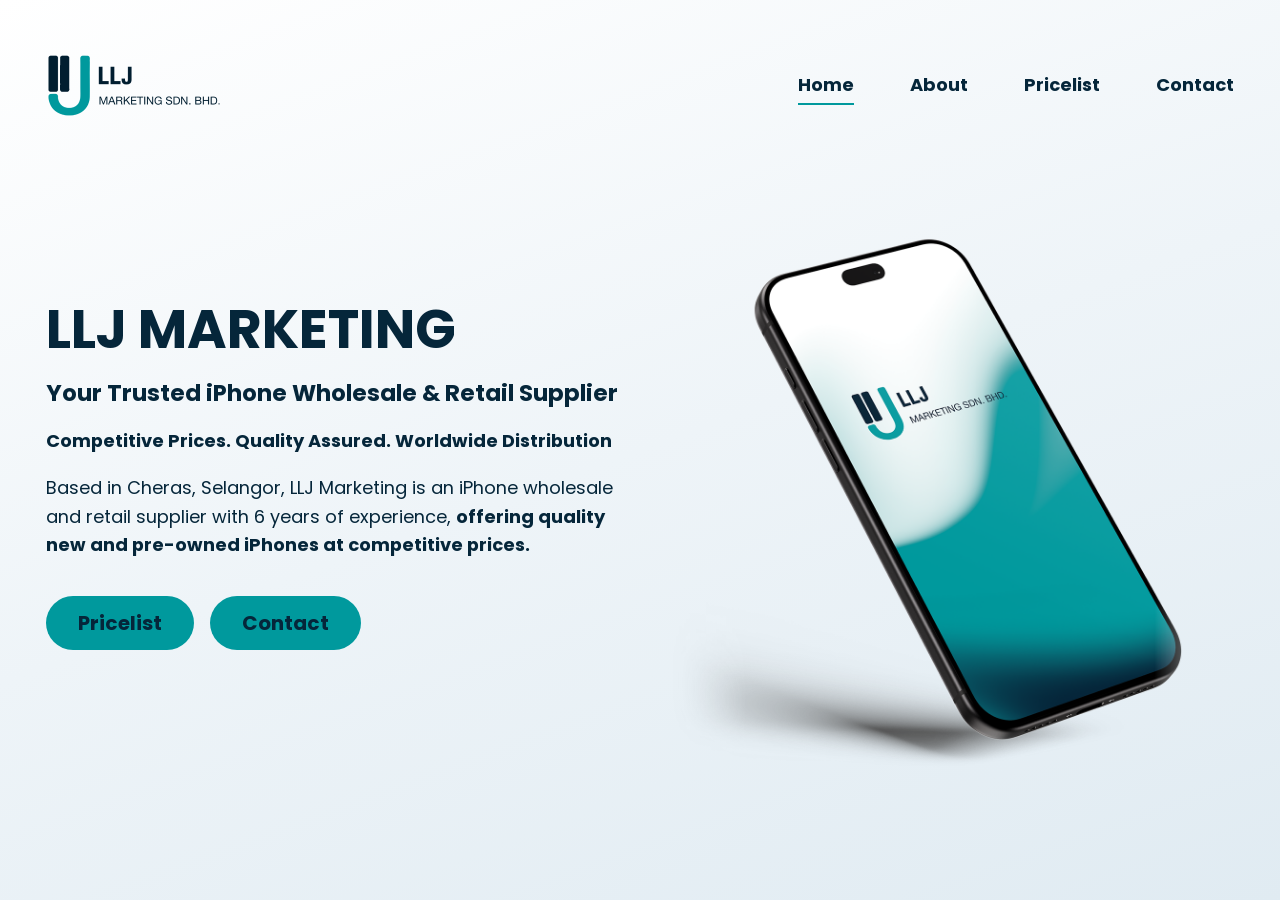
<file: public/index.html>
<!DOCTYPE html>
<html lang="en">
<head>
<meta charset="utf-8">
<meta name="viewport" content="width=device-width, initial-scale=1">
<title>LLJ Marketing | iPhone Wholesale &amp; Retail Supplier in Cheras, Selangor</title>
<meta name="description" content="Quality new and pre-owned iPhones at competitive prices. LLJ Marketing is an iPhone wholesale and retail supplier based in Cheras, Selangor, Malaysia, with worldwide distribution.">
<link rel="canonical" href="https://lljmarketing.com/">
<meta property="og:type" content="website">
<meta property="og:site_name" content="LLJ Marketing">
<meta property="og:title" content="LLJ Marketing | iPhone Wholesale &amp; Retail Supplier in Cheras, Selangor">
<meta property="og:description" content="Quality new and pre-owned iPhones at competitive prices. LLJ Marketing is an iPhone wholesale and retail supplier based in Cheras, Selangor, Malaysia, with worldwide distribution.">
<meta property="og:url" content="https://lljmarketing.com/">
<meta name="theme-color" content="#00999d">
<link rel="preconnect" href="https://fonts.googleapis.com">
<link rel="preconnect" href="https://fonts.gstatic.com" crossorigin>
<link href="https://fonts.googleapis.com/css2?family=Poppins:wght@400;700&amp;display=swap" rel="stylesheet">
<link rel="stylesheet" href="css/style.css">
<script type="application/ld+json">
{
  "@context": "https://schema.org",
  "@type": "Store",
  "name": "LLJ Marketing Sdn. Bhd.",
  "url": "https://lljmarketing.com/",
  "telephone": "+60 11-1650 7370",
  "description": "iPhone wholesale and retail supplier offering new and pre-owned iPhones.",
  "address": {
    "@type": "PostalAddress",
    "streetAddress": "11, Batu, 5, Jalan Perdana 1, Taman Segar Perdana",
    "addressLocality": "Cheras",
    "addressRegion": "Selangor",
    "postalCode": "43200",
    "addressCountry": "MY"
  }
}
</script>
</head>
<body>
<a class="skip-link" href="#main">Skip to content</a>
<header class="site-header">
  <div class="wrap">
    <a class="logo" href="index.html" aria-label="LLJ Marketing — home"><img src="images/logo.png" width="176" height="61" alt="LLJ Marketing Sdn. Bhd."></a>
    <button class="menu-toggle" type="button" aria-expanded="false" aria-controls="site-nav" aria-label="Open menu"><span class="bars"><span></span><span></span><span></span></span></button>
    <nav id="site-nav" class="site-nav" aria-label="Main">
      <ul>
        <li><a href="index.html" aria-current="page">Home</a></li>
        <li><a href="about.html">About</a></li>
        <li><a href="pricelist.html">Pricelist</a></li>
        <li><a href="contact.html">Contact</a></li>
      </ul>
    </nav>
  </div>
</header>
<main id="main">
  <section class="hero">
    <div class="wrap">
      <div class="hero-text">
        <h1>LLJ MARKETING</h1>
        <p class="subtitle">Your Trusted iPhone Wholesale &amp; Retail Supplier</p>
        <p class="lead"><strong>Competitive Prices. Quality Assured. Worldwide Distribution</strong></p>
        <p class="lead">Based in Cheras, Selangor, LLJ Marketing is an iPhone wholesale and retail supplier with 6 years of experience, <strong>offering quality new and pre-owned iPhones at competitive prices.</strong></p>
        <div class="btn-row">
          <a class="btn" href="pricelist.html">Pricelist</a>
          <a class="btn" href="contact.html">Contact</a>
        </div>
      </div>
      <div class="phone"><img src="images/hero-phone.png" width="2048" height="1536" alt="iPhone showing the LLJ Marketing logo" fetchpriority="high"></div>
    </div>
  </section>
</main>
<script src="js/main.js" defer></script>
</body>
</html>
</file>
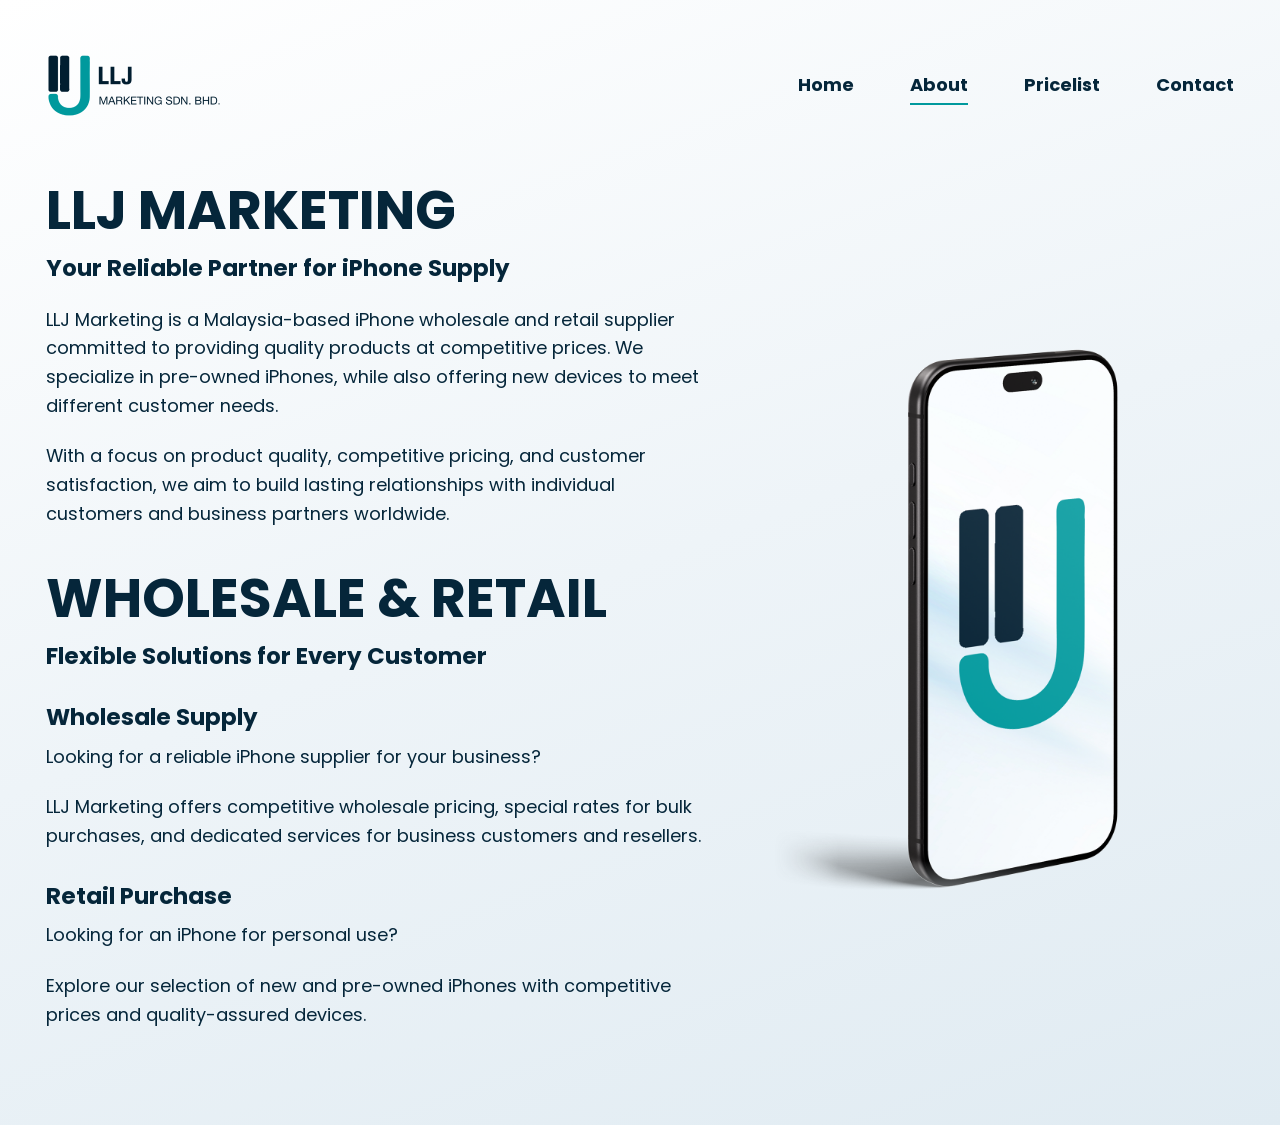
<file: public/about.html>
<!DOCTYPE html>
<html lang="en">
<head>
<meta charset="utf-8">
<meta name="viewport" content="width=device-width, initial-scale=1">
<title>About LLJ Marketing | Wholesale &amp; Retail iPhone Supply</title>
<meta name="description" content="LLJ Marketing is a Malaysia-based iPhone wholesale and retail supplier specialising in pre-owned iPhones, with new devices for individual customers and business partners worldwide.">
<link rel="canonical" href="https://lljmarketing.com/about">
<meta property="og:type" content="website">
<meta property="og:site_name" content="LLJ Marketing">
<meta property="og:title" content="About LLJ Marketing | Wholesale &amp; Retail iPhone Supply">
<meta property="og:description" content="LLJ Marketing is a Malaysia-based iPhone wholesale and retail supplier specialising in pre-owned iPhones, with new devices for individual customers and business partners worldwide.">
<meta property="og:url" content="https://lljmarketing.com/about">
<meta name="theme-color" content="#00999d">
<link rel="preconnect" href="https://fonts.googleapis.com">
<link rel="preconnect" href="https://fonts.gstatic.com" crossorigin>
<link href="https://fonts.googleapis.com/css2?family=Poppins:wght@400;700&amp;display=swap" rel="stylesheet">
<link rel="stylesheet" href="css/style.css">
</head>
<body>
<a class="skip-link" href="#main">Skip to content</a>
<header class="site-header">
  <div class="wrap">
    <a class="logo" href="index.html" aria-label="LLJ Marketing — home"><img src="images/logo.png" width="176" height="61" alt="LLJ Marketing Sdn. Bhd."></a>
    <button class="menu-toggle" type="button" aria-expanded="false" aria-controls="site-nav" aria-label="Open menu"><span class="bars"><span></span><span></span><span></span></span></button>
    <nav id="site-nav" class="site-nav" aria-label="Main">
      <ul>
        <li><a href="index.html">Home</a></li>
        <li><a href="about.html" aria-current="page">About</a></li>
        <li><a href="pricelist.html">Pricelist</a></li>
        <li><a href="contact.html">Contact</a></li>
      </ul>
    </nav>
  </div>
</header>
<main id="main">
  <section class="about">
    <div class="wrap about-grid">
      <div class="about-intro">
        <div class="block">
          <h1>LLJ MARKETING</h1>
          <p class="subtitle">Your Reliable Partner for iPhone Supply</p>
          <p class="lead">LLJ Marketing is a Malaysia-based iPhone wholesale and retail supplier committed to providing quality products at competitive prices. We specialize in pre-owned iPhones, while also offering new devices to meet different customer needs.</p>
          <p class="lead">With a focus on product quality, competitive pricing, and customer satisfaction, we aim to build lasting relationships with individual customers and business partners worldwide.</p>
        </div>
      </div>
      <div class="phone"><img src="images/about-phone.png" width="2482" height="1862" alt="iPhone showing the LLJ Marketing logo" loading="lazy"></div>
      <div class="about-rest">
        <div class="block">
          <h2 class="section-title">WHOLESALE &amp; RETAIL</h2>
          <p class="subtitle">Flexible Solutions for Every Customer</p>
        </div>
        <div class="block">
          <h3>Wholesale Supply</h3>
          <p class="lead">Looking for a reliable iPhone supplier for your business?</p>
          <p class="lead">LLJ Marketing offers competitive wholesale pricing, special rates for bulk purchases, and dedicated services for business customers and resellers.</p>
        </div>
        <div class="block">
          <h3>Retail Purchase</h3>
          <p class="lead">Looking for an iPhone for personal use?</p>
          <p class="lead">Explore our selection of new and pre-owned iPhones with competitive prices and quality-assured devices.</p>
        </div>
      </div>
    </div>
  </section>
</main>
<script src="js/main.js" defer></script>
</body>
</html>
</file>
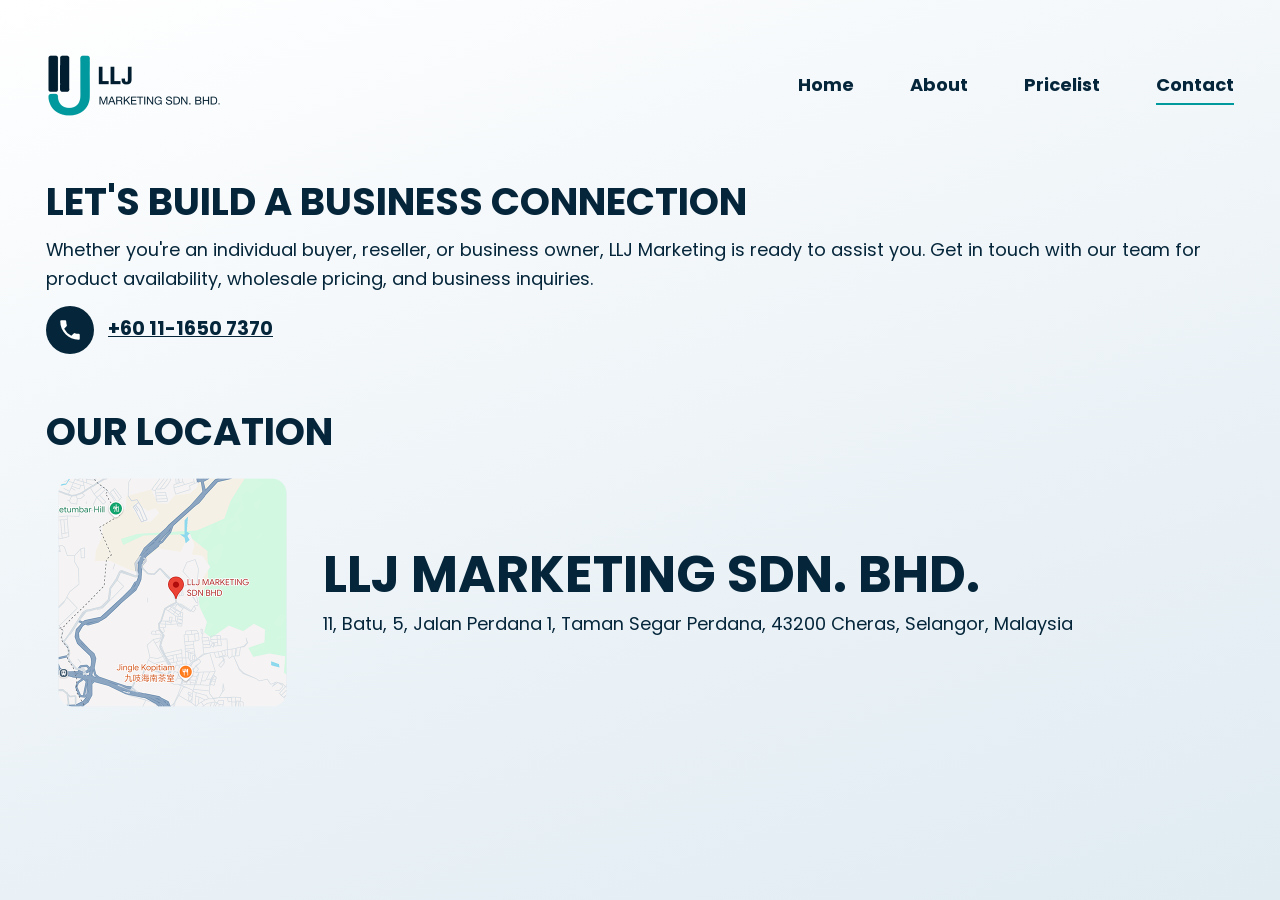
<file: public/contact.html>
<!DOCTYPE html>
<html lang="en">
<head>
<meta charset="utf-8">
<meta name="viewport" content="width=device-width, initial-scale=1">
<title>Contact LLJ Marketing | Cheras, Selangor, Malaysia</title>
<meta name="description" content="Contact LLJ Marketing for iPhone availability, wholesale pricing and business inquiries. Call +60 11-1650 7370 or visit us in Taman Segar Perdana, Cheras, Selangor.">
<link rel="canonical" href="https://lljmarketing.com/contact">
<meta property="og:type" content="website">
<meta property="og:site_name" content="LLJ Marketing">
<meta property="og:title" content="Contact LLJ Marketing | Cheras, Selangor, Malaysia">
<meta property="og:description" content="Contact LLJ Marketing for iPhone availability, wholesale pricing and business inquiries. Call +60 11-1650 7370 or visit us in Taman Segar Perdana, Cheras, Selangor.">
<meta property="og:url" content="https://lljmarketing.com/contact">
<meta name="theme-color" content="#00999d">
<link rel="preconnect" href="https://fonts.googleapis.com">
<link rel="preconnect" href="https://fonts.gstatic.com" crossorigin>
<link href="https://fonts.googleapis.com/css2?family=Poppins:wght@400;700&amp;display=swap" rel="stylesheet">
<link rel="stylesheet" href="css/style.css">
<script type="application/ld+json">
{
  "@context": "https://schema.org",
  "@type": "Store",
  "name": "LLJ Marketing Sdn. Bhd.",
  "url": "https://lljmarketing.com/",
  "telephone": "+60 11-1650 7370",
  "description": "iPhone wholesale and retail supplier offering new and pre-owned iPhones.",
  "address": {
    "@type": "PostalAddress",
    "streetAddress": "11, Batu, 5, Jalan Perdana 1, Taman Segar Perdana",
    "addressLocality": "Cheras",
    "addressRegion": "Selangor",
    "postalCode": "43200",
    "addressCountry": "MY"
  }
}
</script>
</head>
<body>
<a class="skip-link" href="#main">Skip to content</a>
<header class="site-header">
  <div class="wrap">
    <a class="logo" href="index.html" aria-label="LLJ Marketing — home"><img src="images/logo.png" width="176" height="61" alt="LLJ Marketing Sdn. Bhd."></a>
    <button class="menu-toggle" type="button" aria-expanded="false" aria-controls="site-nav" aria-label="Open menu"><span class="bars"><span></span><span></span><span></span></span></button>
    <nav id="site-nav" class="site-nav" aria-label="Main">
      <ul>
        <li><a href="index.html">Home</a></li>
        <li><a href="about.html">About</a></li>
        <li><a href="pricelist.html">Pricelist</a></li>
        <li><a href="contact.html" aria-current="page">Contact</a></li>
      </ul>
    </nav>
  </div>
</header>
<main id="main">
  <section class="contact wrap">
    <div class="stack">
      <h1>LET'S BUILD A BUSINESS CONNECTION</h1>
      <p class="lead">Whether you're an individual buyer, reseller, or business owner, LLJ Marketing is ready to assist you. Get in touch with our team for product availability, wholesale pricing, and business inquiries.</p>
      <p><a class="phone-link" href="tel:+601116507370"><span class="icon" aria-hidden="true"><svg viewBox="0 0 24 24"><path d="M6.62 10.79a15.05 15.05 0 0 0 6.59 6.59l2.2-2.2a1 1 0 0 1 1.02-.24c1.12.37 2.33.57 3.57.57a1 1 0 0 1 1 1V20a1 1 0 0 1-1 1C10.61 21 3 13.39 3 4a1 1 0 0 1 1-1h3.5a1 1 0 0 1 1 1c0 1.25.2 2.45.57 3.57a1 1 0 0 1-.25 1.02l-2.2 2.2z"/></svg></span><span>+60 11-1650 7370</span></a></p>
    </div>
    <div class="stack">
      <h2 class="section-title">OUR LOCATION</h2>
      <div class="location">
        <a class="map-link" href="https://www.google.com/maps/search/?api=1&amp;query=LLJ%20Marketing%20Sdn.%20Bhd.%2011%2C%20Batu%2C%205%2C%20Jalan%20Perdana%201%2C%20Taman%20Segar%20Perdana%2C%2043200%20Cheras%2C%20Selangor%2C%20Malaysia" target="_blank" rel="noopener"><img src="images/map.png" width="253" height="253" alt="Map showing the LLJ Marketing location in Cheras, Selangor" loading="lazy"></a>
        <div>
          <p class="company">LLJ MARKETING SDN. BHD.</p>
          <address>11, Batu, 5, Jalan Perdana 1, Taman Segar Perdana, 43200 Cheras, Selangor, Malaysia</address>
        </div>
      </div>
    </div>
  </section>
</main>
<script src="js/main.js" defer></script>
</body>
</html>
</file>
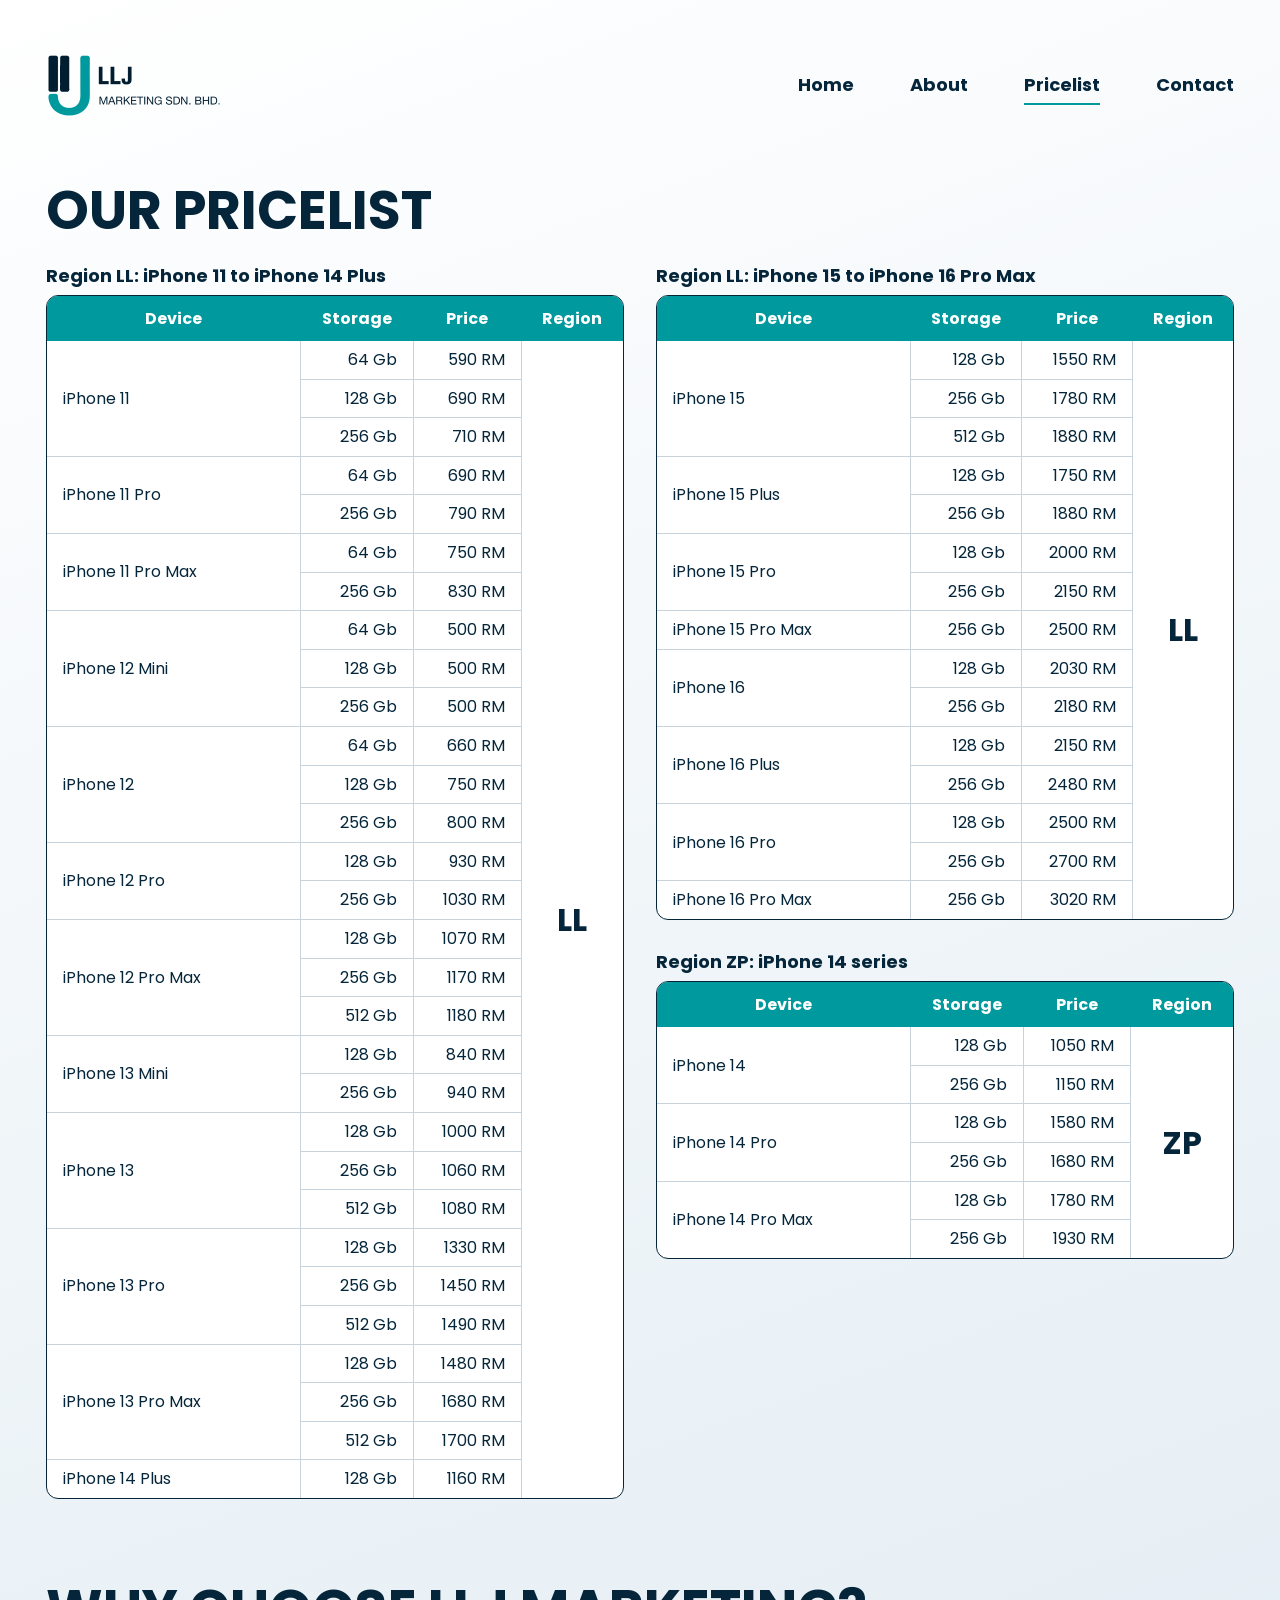
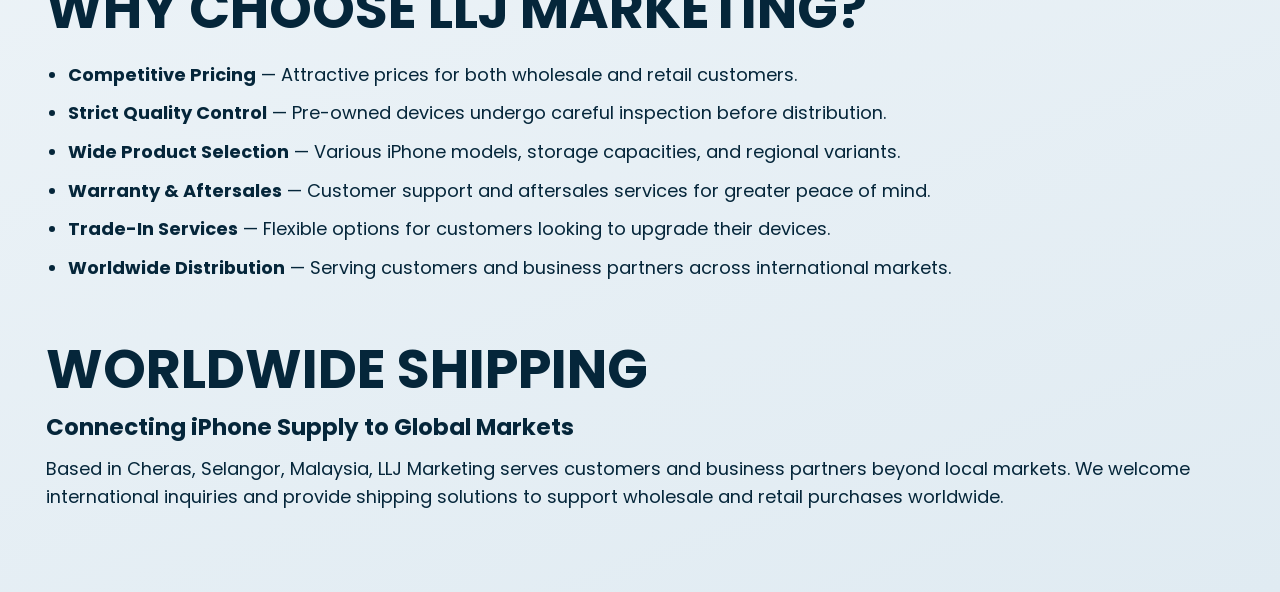
<file: public/pricelist.html>
<!DOCTYPE html>
<html lang="en">
<head>
<meta charset="utf-8">
<meta name="viewport" content="width=device-width, initial-scale=1">
<title>iPhone Pricelist (RM) | LLJ Marketing</title>
<meta name="description" content="Wholesale and retail pricelist for new and pre-owned iPhone 11 to iPhone 16 Pro Max by storage and region (LL, ZP). Prices in Malaysian Ringgit (RM).">
<link rel="canonical" href="https://lljmarketing.com/pricelist">
<meta property="og:type" content="website">
<meta property="og:site_name" content="LLJ Marketing">
<meta property="og:title" content="iPhone Pricelist (RM) | LLJ Marketing">
<meta property="og:description" content="Wholesale and retail pricelist for new and pre-owned iPhone 11 to iPhone 16 Pro Max by storage and region (LL, ZP). Prices in Malaysian Ringgit (RM).">
<meta property="og:url" content="https://lljmarketing.com/pricelist">
<meta name="theme-color" content="#00999d">
<link rel="preconnect" href="https://fonts.googleapis.com">
<link rel="preconnect" href="https://fonts.gstatic.com" crossorigin>
<link href="https://fonts.googleapis.com/css2?family=Poppins:wght@400;700&amp;display=swap" rel="stylesheet">
<link rel="stylesheet" href="css/style.css">
</head>
<body>
<a class="skip-link" href="#main">Skip to content</a>
<header class="site-header">
  <div class="wrap">
    <a class="logo" href="index.html" aria-label="LLJ Marketing — home"><img src="images/logo.png" width="176" height="61" alt="LLJ Marketing Sdn. Bhd."></a>
    <button class="menu-toggle" type="button" aria-expanded="false" aria-controls="site-nav" aria-label="Open menu"><span class="bars"><span></span><span></span><span></span></span></button>
    <nav id="site-nav" class="site-nav" aria-label="Main">
      <ul>
        <li><a href="index.html">Home</a></li>
        <li><a href="about.html">About</a></li>
        <li><a href="pricelist.html" aria-current="page">Pricelist</a></li>
        <li><a href="contact.html">Contact</a></li>
      </ul>
    </nav>
  </div>
</header>
<main id="main">
  <section class="pricelist">
    <div class="wrap">
      <h1>OUR PRICELIST</h1>
      <div class="tables">
    <div class="tables-col">
      <div class="table-block">
        <h3 id="tbl-ll-a">Region LL: iPhone 11 to iPhone 14 Plus</h3>
        <div class="table-card">
          <table class="price-table" role="table" aria-labelledby="tbl-ll-a">
            <thead role="rowgroup"><tr role="row"><th role="columnheader" scope="col">Device</th><th role="columnheader" scope="col">Storage</th><th role="columnheader" scope="col">Price</th><th role="columnheader" scope="col">Region</th></tr></thead>
            <tbody role="rowgroup">
        <tr role="row"><th class="device" scope="rowgroup" role="rowheader" rowspan="3">iPhone 11</th><td class="num storage" role="cell">64 Gb</td><td class="num price" role="cell">590 RM</td><td class="region" role="cell" rowspan="30">LL</td></tr>
        <tr role="row"><td class="num storage" role="cell">128 Gb</td><td class="num price" role="cell">690 RM</td></tr>
        <tr role="row"><td class="num storage" role="cell">256 Gb</td><td class="num price" role="cell">710 RM</td></tr>
        <tr role="row"><th class="device" scope="rowgroup" role="rowheader" rowspan="2">iPhone 11 Pro</th><td class="num storage" role="cell">64 Gb</td><td class="num price" role="cell">690 RM</td></tr>
        <tr role="row"><td class="num storage" role="cell">256 Gb</td><td class="num price" role="cell">790 RM</td></tr>
        <tr role="row"><th class="device" scope="rowgroup" role="rowheader" rowspan="2">iPhone 11 Pro Max</th><td class="num storage" role="cell">64 Gb</td><td class="num price" role="cell">750 RM</td></tr>
        <tr role="row"><td class="num storage" role="cell">256 Gb</td><td class="num price" role="cell">830 RM</td></tr>
        <tr role="row"><th class="device" scope="rowgroup" role="rowheader" rowspan="3">iPhone 12 Mini</th><td class="num storage" role="cell">64 Gb</td><td class="num price" role="cell">500 RM</td></tr>
        <tr role="row"><td class="num storage" role="cell">128 Gb</td><td class="num price" role="cell">500 RM</td></tr>
        <tr role="row"><td class="num storage" role="cell">256 Gb</td><td class="num price" role="cell">500 RM</td></tr>
        <tr role="row"><th class="device" scope="rowgroup" role="rowheader" rowspan="3">iPhone 12</th><td class="num storage" role="cell">64 Gb</td><td class="num price" role="cell">660 RM</td></tr>
        <tr role="row"><td class="num storage" role="cell">128 Gb</td><td class="num price" role="cell">750 RM</td></tr>
        <tr role="row"><td class="num storage" role="cell">256 Gb</td><td class="num price" role="cell">800 RM</td></tr>
        <tr role="row"><th class="device" scope="rowgroup" role="rowheader" rowspan="2">iPhone 12 Pro</th><td class="num storage" role="cell">128 Gb</td><td class="num price" role="cell">930 RM</td></tr>
        <tr role="row"><td class="num storage" role="cell">256 Gb</td><td class="num price" role="cell">1030 RM</td></tr>
        <tr role="row"><th class="device" scope="rowgroup" role="rowheader" rowspan="3">iPhone 12 Pro Max</th><td class="num storage" role="cell">128 Gb</td><td class="num price" role="cell">1070 RM</td></tr>
        <tr role="row"><td class="num storage" role="cell">256 Gb</td><td class="num price" role="cell">1170 RM</td></tr>
        <tr role="row"><td class="num storage" role="cell">512 Gb</td><td class="num price" role="cell">1180 RM</td></tr>
        <tr role="row"><th class="device" scope="rowgroup" role="rowheader" rowspan="2">iPhone 13 Mini</th><td class="num storage" role="cell">128 Gb</td><td class="num price" role="cell">840 RM</td></tr>
        <tr role="row"><td class="num storage" role="cell">256 Gb</td><td class="num price" role="cell">940 RM</td></tr>
        <tr role="row"><th class="device" scope="rowgroup" role="rowheader" rowspan="3">iPhone 13</th><td class="num storage" role="cell">128 Gb</td><td class="num price" role="cell">1000 RM</td></tr>
        <tr role="row"><td class="num storage" role="cell">256 Gb</td><td class="num price" role="cell">1060 RM</td></tr>
        <tr role="row"><td class="num storage" role="cell">512 Gb</td><td class="num price" role="cell">1080 RM</td></tr>
        <tr role="row"><th class="device" scope="rowgroup" role="rowheader" rowspan="3">iPhone 13 Pro</th><td class="num storage" role="cell">128 Gb</td><td class="num price" role="cell">1330 RM</td></tr>
        <tr role="row"><td class="num storage" role="cell">256 Gb</td><td class="num price" role="cell">1450 RM</td></tr>
        <tr role="row"><td class="num storage" role="cell">512 Gb</td><td class="num price" role="cell">1490 RM</td></tr>
        <tr role="row"><th class="device" scope="rowgroup" role="rowheader" rowspan="3">iPhone 13 Pro Max</th><td class="num storage" role="cell">128 Gb</td><td class="num price" role="cell">1480 RM</td></tr>
        <tr role="row"><td class="num storage" role="cell">256 Gb</td><td class="num price" role="cell">1680 RM</td></tr>
        <tr role="row"><td class="num storage" role="cell">512 Gb</td><td class="num price" role="cell">1700 RM</td></tr>
        <tr role="row"><th class="device last" scope="rowgroup" role="rowheader" rowspan="1">iPhone 14 Plus</th><td class="num storage" role="cell">128 Gb</td><td class="num price" role="cell">1160 RM</td></tr>
            </tbody>
          </table>
        </div>
      </div>
    </div>
    <div class="tables-col">
      <div class="table-block">
        <h3 id="tbl-ll-b">Region LL: iPhone 15 to iPhone 16 Pro Max</h3>
        <div class="table-card">
          <table class="price-table" role="table" aria-labelledby="tbl-ll-b">
            <thead role="rowgroup"><tr role="row"><th role="columnheader" scope="col">Device</th><th role="columnheader" scope="col">Storage</th><th role="columnheader" scope="col">Price</th><th role="columnheader" scope="col">Region</th></tr></thead>
            <tbody role="rowgroup">
        <tr role="row"><th class="device" scope="rowgroup" role="rowheader" rowspan="3">iPhone 15</th><td class="num storage" role="cell">128 Gb</td><td class="num price" role="cell">1550 RM</td><td class="region" role="cell" rowspan="15">LL</td></tr>
        <tr role="row"><td class="num storage" role="cell">256 Gb</td><td class="num price" role="cell">1780 RM</td></tr>
        <tr role="row"><td class="num storage" role="cell">512 Gb</td><td class="num price" role="cell">1880 RM</td></tr>
        <tr role="row"><th class="device" scope="rowgroup" role="rowheader" rowspan="2">iPhone 15 Plus</th><td class="num storage" role="cell">128 Gb</td><td class="num price" role="cell">1750 RM</td></tr>
        <tr role="row"><td class="num storage" role="cell">256 Gb</td><td class="num price" role="cell">1880 RM</td></tr>
        <tr role="row"><th class="device" scope="rowgroup" role="rowheader" rowspan="2">iPhone 15 Pro</th><td class="num storage" role="cell">128 Gb</td><td class="num price" role="cell">2000 RM</td></tr>
        <tr role="row"><td class="num storage" role="cell">256 Gb</td><td class="num price" role="cell">2150 RM</td></tr>
        <tr role="row"><th class="device" scope="rowgroup" role="rowheader" rowspan="1">iPhone 15 Pro Max</th><td class="num storage" role="cell">256 Gb</td><td class="num price" role="cell">2500 RM</td></tr>
        <tr role="row"><th class="device" scope="rowgroup" role="rowheader" rowspan="2">iPhone 16</th><td class="num storage" role="cell">128 Gb</td><td class="num price" role="cell">2030 RM</td></tr>
        <tr role="row"><td class="num storage" role="cell">256 Gb</td><td class="num price" role="cell">2180 RM</td></tr>
        <tr role="row"><th class="device" scope="rowgroup" role="rowheader" rowspan="2">iPhone 16 Plus</th><td class="num storage" role="cell">128 Gb</td><td class="num price" role="cell">2150 RM</td></tr>
        <tr role="row"><td class="num storage" role="cell">256 Gb</td><td class="num price" role="cell">2480 RM</td></tr>
        <tr role="row"><th class="device" scope="rowgroup" role="rowheader" rowspan="2">iPhone 16 Pro</th><td class="num storage" role="cell">128 Gb</td><td class="num price" role="cell">2500 RM</td></tr>
        <tr role="row"><td class="num storage" role="cell">256 Gb</td><td class="num price" role="cell">2700 RM</td></tr>
        <tr role="row"><th class="device last" scope="rowgroup" role="rowheader" rowspan="1">iPhone 16 Pro Max</th><td class="num storage" role="cell">256 Gb</td><td class="num price" role="cell">3020 RM</td></tr>
            </tbody>
          </table>
        </div>
      </div>
      <div class="table-block">
        <h3 id="tbl-zp">Region ZP: iPhone 14 series</h3>
        <div class="table-card">
          <table class="price-table" role="table" aria-labelledby="tbl-zp">
            <thead role="rowgroup"><tr role="row"><th role="columnheader" scope="col">Device</th><th role="columnheader" scope="col">Storage</th><th role="columnheader" scope="col">Price</th><th role="columnheader" scope="col">Region</th></tr></thead>
            <tbody role="rowgroup">
        <tr role="row"><th class="device" scope="rowgroup" role="rowheader" rowspan="2">iPhone 14</th><td class="num storage" role="cell">128 Gb</td><td class="num price" role="cell">1050 RM</td><td class="region" role="cell" rowspan="6">ZP</td></tr>
        <tr role="row"><td class="num storage" role="cell">256 Gb</td><td class="num price" role="cell">1150 RM</td></tr>
        <tr role="row"><th class="device" scope="rowgroup" role="rowheader" rowspan="2">iPhone 14 Pro</th><td class="num storage" role="cell">128 Gb</td><td class="num price" role="cell">1580 RM</td></tr>
        <tr role="row"><td class="num storage" role="cell">256 Gb</td><td class="num price" role="cell">1680 RM</td></tr>
        <tr role="row"><th class="device last" scope="rowgroup" role="rowheader" rowspan="2">iPhone 14 Pro Max</th><td class="num storage" role="cell">128 Gb</td><td class="num price" role="cell">1780 RM</td></tr>
        <tr role="row"><td class="num storage" role="cell">256 Gb</td><td class="num price" role="cell">1930 RM</td></tr>
            </tbody>
          </table>
        </div>
      </div>
    </div>
      </div>
    </div>
  </section>
  <section class="why">
    <div class="wrap">
      <h2 class="section-title">WHY CHOOSE LLJ MARKETING?</h2>
      <ul>
        <li><strong>Competitive Pricing</strong> — Attractive prices for both wholesale and retail customers.</li>
        <li><strong>Strict Quality Control</strong> — Pre-owned devices undergo careful inspection before distribution.</li>
        <li><strong>Wide Product Selection</strong> — Various iPhone models, storage capacities, and regional variants.</li>
        <li><strong>Warranty &amp; Aftersales</strong> — Customer support and aftersales services for greater peace of mind.</li>
        <li><strong>Trade-In Services</strong> — Flexible options for customers looking to upgrade their devices.</li>
        <li><strong>Worldwide Distribution</strong> — Serving customers and business partners across international markets.</li>
      </ul>
    </div>
  </section>
  <section class="ship">
    <div class="wrap stack">
      <h2 class="section-title">WORLDWIDE SHIPPING</h2>
      <p class="subtitle">Connecting iPhone Supply to Global Markets</p>
      <p class="lead">Based in Cheras, Selangor, Malaysia, LLJ Marketing serves customers and business partners beyond local markets. We welcome international inquiries and provide shipping solutions to support wholesale and retail purchases worldwide.</p>
    </div>
  </section>
</main>
<script src="js/main.js" defer></script>
</body>
</html>
</file>
<file: public/css/style.css>
/* LLJ Marketing — static site styles
   Desktop design: 1440px frame, 126px side margins. Mobile design: 390px, 24px side margins. */

:root {
  --navy: #05263a;
  --teal: #00999d;
  --teal-dark: #007d80;
  --tint: #e6f4f4;
  --line: #c8d3db;
  --maxw: 1188px;
  --gut: 24px;
}

*, *::before, *::after { box-sizing: border-box; }

html { scroll-behavior: smooth; -webkit-text-size-adjust: 100%; }

body {
  margin: 0;
  min-height: 100vh;
  font-family: "Poppins", system-ui, -apple-system, "Segoe UI", Roboto, sans-serif;
  font-size: 1rem;
  line-height: 1.6;
  color: var(--navy);
  background: linear-gradient(160deg, #ffffff 0%, #eef4f8 50%, #e0ebf2 100%);
  background-attachment: scroll;
}

img { max-width: 100%; height: auto; display: block; }

a { color: inherit; }

.wrap { width: min(var(--maxw), calc(100% - 2 * var(--gut))); margin-inline: auto; }

.skip-link {
  position: absolute; left: -9999px; top: 0; background: var(--navy); color: #fff; padding: 8px 16px; z-index: 100;
}
.skip-link:focus { left: 8px; top: 8px; }

:focus-visible { outline: 3px solid var(--teal); outline-offset: 3px; border-radius: 4px; }

/* ---------- Header ---------- */
.site-header { position: relative; z-index: 20; padding-top: 20px; }
.site-header .wrap { display: flex; align-items: center; justify-content: space-between; gap: 24px; }
.logo img { height: 44px; width: auto; }

.site-nav ul { display: flex; gap: 56px; margin: 0; padding: 0; list-style: none; }
.site-nav a { font-weight: 700; font-size: 1.125rem; text-decoration: none; padding: 6px 0; border-bottom: 2px solid transparent; }
.site-nav a:hover, .site-nav a[aria-current="page"] { border-bottom-color: var(--teal); }

.menu-toggle {
  display: none; background: none; border: 0; padding: 8px; cursor: pointer; border-radius: 8px;
}
.menu-toggle .bars { display: grid; gap: 6px; }
.menu-toggle .bars span { display: block; width: 28px; height: 3px; border-radius: 2px; background: var(--navy); transition: transform .2s, opacity .2s; }
.menu-toggle[aria-expanded="true"] .bars span:nth-child(1) { transform: translateY(9px) rotate(45deg); }
.menu-toggle[aria-expanded="true"] .bars span:nth-child(2) { opacity: 0; }
.menu-toggle[aria-expanded="true"] .bars span:nth-child(3) { transform: translateY(-9px) rotate(-45deg); }

/* ---------- Typography ---------- */
h1, h2, h3 { line-height: 1.15; margin: 0; }
h1, h2 { font-weight: 700; font-size: clamp(2.25rem, 4.2vw, 3.75rem); }
h2.section-title { font-size: clamp(1.75rem, 4.2vw, 3.75rem); }
.subtitle { font-weight: 700; font-size: clamp(1.125rem, 1.8vw, 1.625rem); margin: 0; line-height: 1.3; }
.lead { font-size: clamp(.9375rem, 1.4vw, 1.25rem); margin: 0; }
.lead strong { font-weight: 700; }
p { margin: 0; }
.stack > * + * { margin-top: 12px; }

/* ---------- Buttons ---------- */
.btn {
  display: inline-flex; align-items: center; justify-content: center;
  min-width: 144px; min-height: 54px; padding: 0 32px; border-radius: 999px;
  background: var(--teal); color: var(--navy); font-weight: 700; font-size: 1.25rem; text-decoration: none;
  transition: background .15s;
}
.btn:hover { background: var(--teal-dark); color: #fff; }
.btn-row { display: flex; flex-wrap: wrap; gap: 16px; }

/* ---------- Phone image (cropped around the phone, works with any container width) ---------- */
.phone {
  position: relative; overflow: hidden; aspect-ratio: 342 / 300; width: 100%;
  /* soft fade on the edges so the crop never shows a hard line through the shadow */
  -webkit-mask-image: linear-gradient(to right, transparent, #000 14%, #000 86%, transparent), linear-gradient(to bottom, transparent, #000 8%, #000 90%, transparent);
  -webkit-mask-composite: source-in;
  mask-image: linear-gradient(to right, transparent, #000 14%, #000 86%, transparent), linear-gradient(to bottom, transparent, #000 8%, #000 90%, transparent);
  mask-composite: intersect;
}
.phone img {
  position: absolute; left: 50%; top: 50%; width: var(--zoom, 140%); max-width: none; height: auto;
  transform: translate(-50%, -50%);
}

/* ---------- Home ---------- */
.hero { padding: 32px 0 64px; }
.hero .wrap { display: grid; gap: 24px; }
.hero-text { display: grid; gap: 14px; align-content: center; }
.hero-text .btn-row { margin-top: 18px; }
.hero .phone { --zoom: 137%; }

/* ---------- About ---------- */
.about { padding: 32px 0 72px; }
.about-grid { display: grid; gap: 32px; }
.about-grid .phone { --zoom: 140%; }
.about-intro, .about-rest { display: grid; gap: 32px; align-content: start; }
.block { display: grid; gap: 12px; }
.block h3 { font-size: clamp(1.125rem, 1.8vw, 1.625rem); font-weight: 700; }
.block p + p { margin-top: 10px; }

/* ---------- Pricelist ---------- */
.pricelist { padding: 32px 0 24px; }
.pricelist h1 { margin-bottom: 24px; }
.tables { display: grid; gap: 32px; align-items: start; }
.tables-col { display: grid; gap: 32px; }
.table-block h3 { font-size: 1.125rem; margin-bottom: 8px; }

.table-card { background: #fff; border: 1.5px solid var(--navy); border-radius: 12px; overflow: hidden; }
.price-table { width: 100%; border-collapse: collapse; font-size: 1rem; }
.price-table thead th { background: var(--teal); color: #fff; padding: 10px 16px; text-align: center; font-weight: 700; }
.price-table tbody th, .price-table tbody td { padding: 6px 16px; border-bottom: 1px solid var(--line); border-right: 1px solid var(--line); }
.price-table tbody th.device { text-align: left; font-weight: 400; width: 44%; vertical-align: middle; }
.price-table td.num { text-align: right; font-variant-numeric: tabular-nums; white-space: nowrap; }
.price-table td.region { text-align: center; font-weight: 700; font-size: 2rem; border-right: 0; vertical-align: middle; }
.price-table tbody tr:last-child > *, .price-table tbody th.last, .price-table tbody td.region { border-bottom: 0; }

.why { padding: 56px 0 16px; }
.why h2 { margin-bottom: 20px; }
.why ul { margin: 0; padding-left: 22px; display: grid; gap: 10px; font-size: clamp(.9375rem, 1.4vw, 1.25rem); }
.why strong { font-weight: 700; }
.ship { padding: 40px 0 80px; display: grid; gap: 12px; }

/* ---------- Contact ---------- */
.contact { padding: 32px 0 80px; display: grid; gap: 40px; }
.contact h1 { font-size: clamp(1.75rem, 3vw, 2.5rem); }
.contact h2.section-title { font-size: clamp(1.625rem, 3vw, 2.5rem); }
.phone-link { display: inline-flex; align-items: center; gap: 14px; font-weight: 700; font-size: clamp(1.0625rem, 1.5vw, 1.25rem); text-decoration: underline; }
.phone-link .icon { flex: none; width: 48px; height: 48px; border-radius: 50%; background: var(--navy); display: grid; place-items: center; }
.phone-link svg { width: 26px; height: 26px; fill: #fff; }
.location { display: grid; gap: 20px; align-items: center; }
.map-link { display: block; width: 240px; }
.map-link img { width: 100%; border-radius: 16px; }
.company { font-weight: 700; font-size: clamp(1.375rem, 4vw, 3.75rem); line-height: 1.1; margin: 0 0 8px; }
address { font-style: normal; font-size: clamp(.9375rem, 1.4vw, 1.25rem); }

/* ---------- Tablet / desktop ---------- */
@media (min-width: 861px) {
  .site-header { padding-top: 55px; }
  .logo img { height: 61px; }

  .hero { padding: 40px 0 96px; }
  .hero .wrap { grid-template-columns: 1.05fr 1fr; align-items: center; gap: 24px; }
  .hero .phone { aspect-ratio: 588 / 660; --zoom: 172%; }
  .hero-text { gap: 18px; }
  .hero-text .lead { max-width: 620px; }

  .about { padding: 64px 0 96px; }
  .pricelist { padding-top: 64px; }
  .about-grid {
    grid-template-columns: minmax(0, 1fr) 460px; column-gap: 64px; row-gap: 40px;
    grid-template-areas: "intro phone" "rest phone";
  }
  .about-intro { grid-area: intro; }
  .about-grid .phone { grid-area: phone; align-self: center; aspect-ratio: 460 / 640; --zoom: 205%; }
  .about-rest { grid-area: rest; }
  .about-intro .lead, .about-rest p { max-width: 740px; }

  .tables { grid-template-columns: 1fr 1fr; gap: 32px; }
  .contact { gap: 56px; padding-top: 64px; }
  .location { grid-template-columns: 253px 1fr; gap: 24px; }
  .map-link { width: 253px; }
}

/* ---------- Mobile ---------- */
@media (max-width: 860px) {
  .menu-toggle { display: block; }
  .site-nav {
    position: absolute; left: 0; right: 0; top: 100%; background: #fff; border-top: 1px solid var(--line);
    box-shadow: 0 12px 24px rgba(5, 38, 58, .12); display: none;
  }
  .site-nav.is-open { display: block; }
  .site-nav ul { flex-direction: column; gap: 0; padding: 8px var(--gut) 16px; width: min(var(--maxw), 100%); margin-inline: auto; }
  .site-nav a { display: block; padding: 14px 0; border-bottom: 1px solid var(--line); font-size: 1.125rem; }
  .site-nav li:last-child a { border-bottom: 0; }
  .site-header .wrap { position: relative; }
  .site-header { position: relative; }
}

@media (max-width: 720px) {
  .tables { gap: 24px; }
  .table-card { border-radius: 14px; }
  .price-table thead { display: none; }
  .price-table, .price-table tbody, .price-table tr { display: block; }
  .price-table tr { display: grid; grid-template-columns: 1fr auto; }
  .price-table tbody th.device {
    grid-column: 1 / -1; background: var(--tint); font-weight: 700; width: auto; padding: 8px 16px; border-right: 0;
  }
  .price-table tbody td { padding: 9px 16px; border-right: 0; }
  .price-table td.storage { text-align: left; }
  .price-table td.price { font-weight: 700; }
  .price-table td.region { display: none; }
  .price-table tbody th.last { border-bottom: 1px solid var(--line); }
  .price-table tbody tr:last-child > td { border-bottom: 0; }
  .price-table tbody tr:last-child { border-bottom: 0; }
  .btn-row .btn { flex: 0 0 auto; }
}

@media (prefers-reduced-motion: reduce) {
  html { scroll-behavior: auto; }
  * { transition: none !important; }
}
</file>
